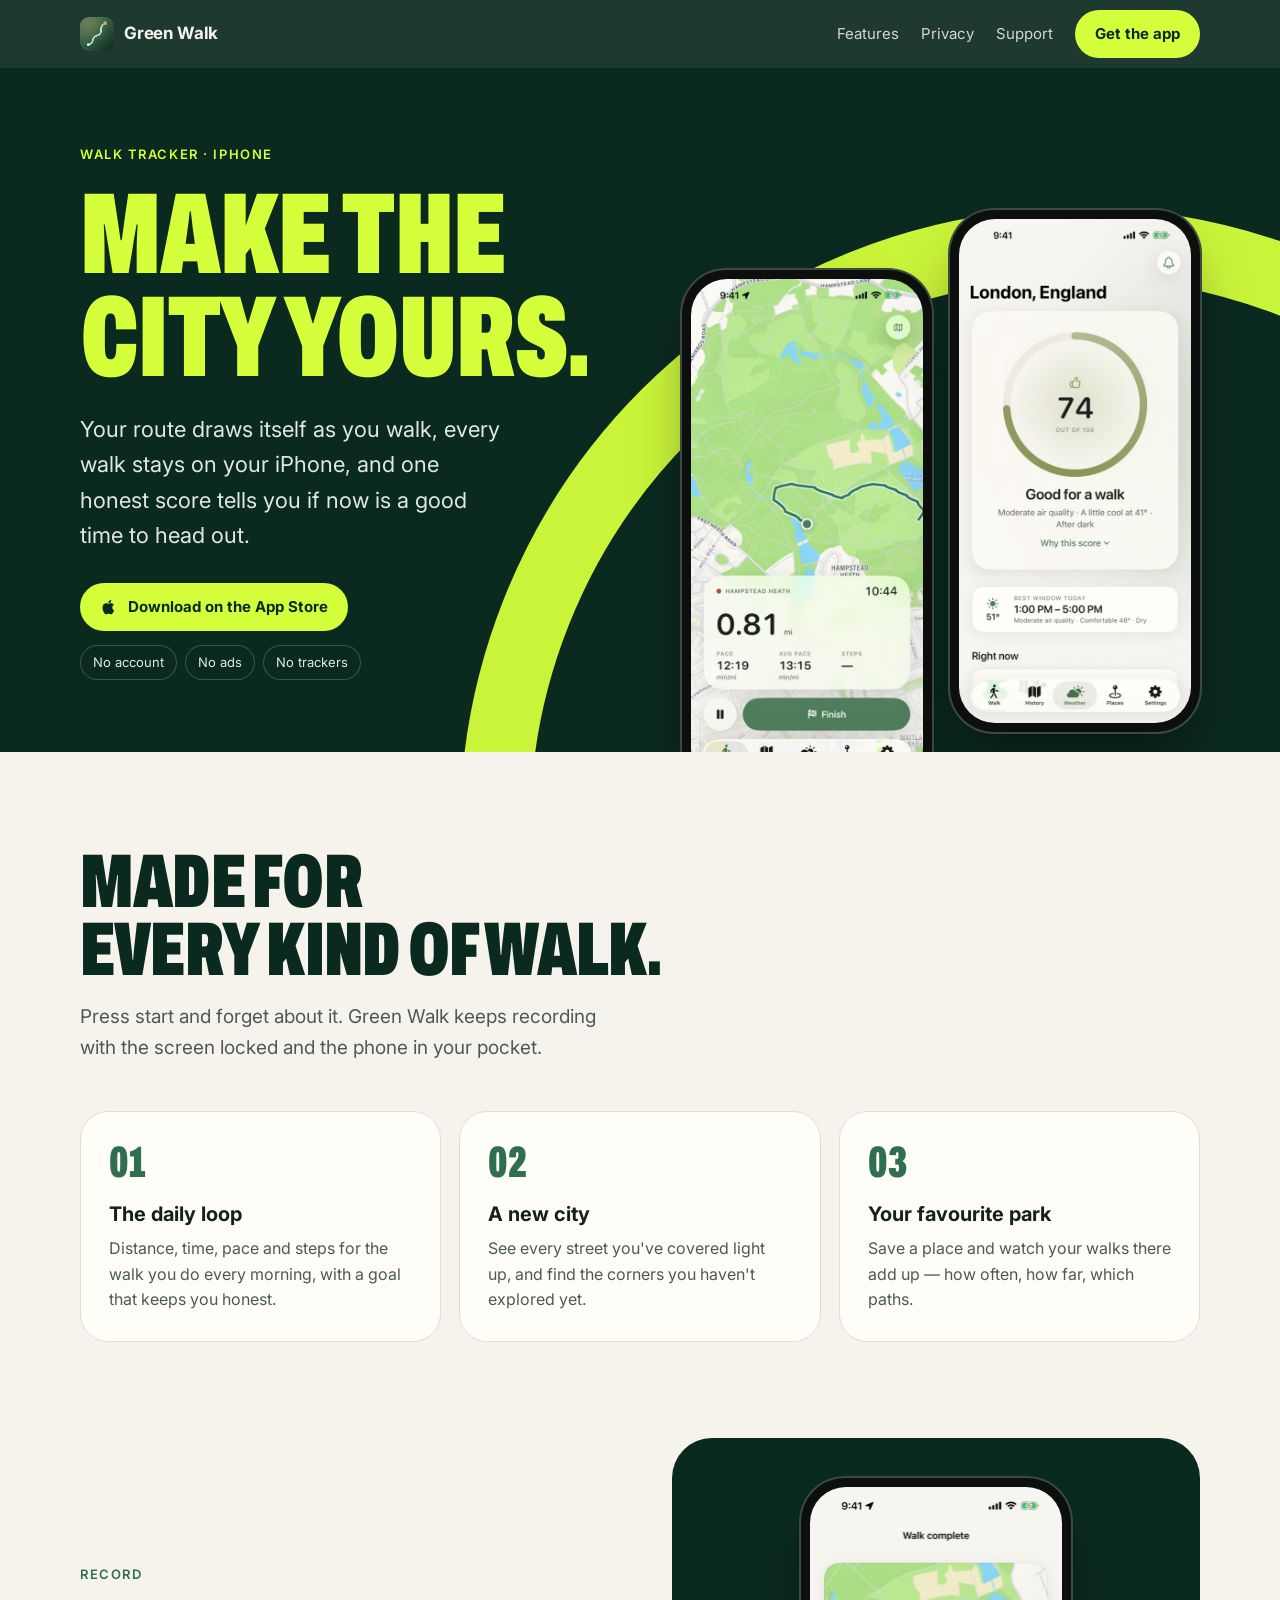
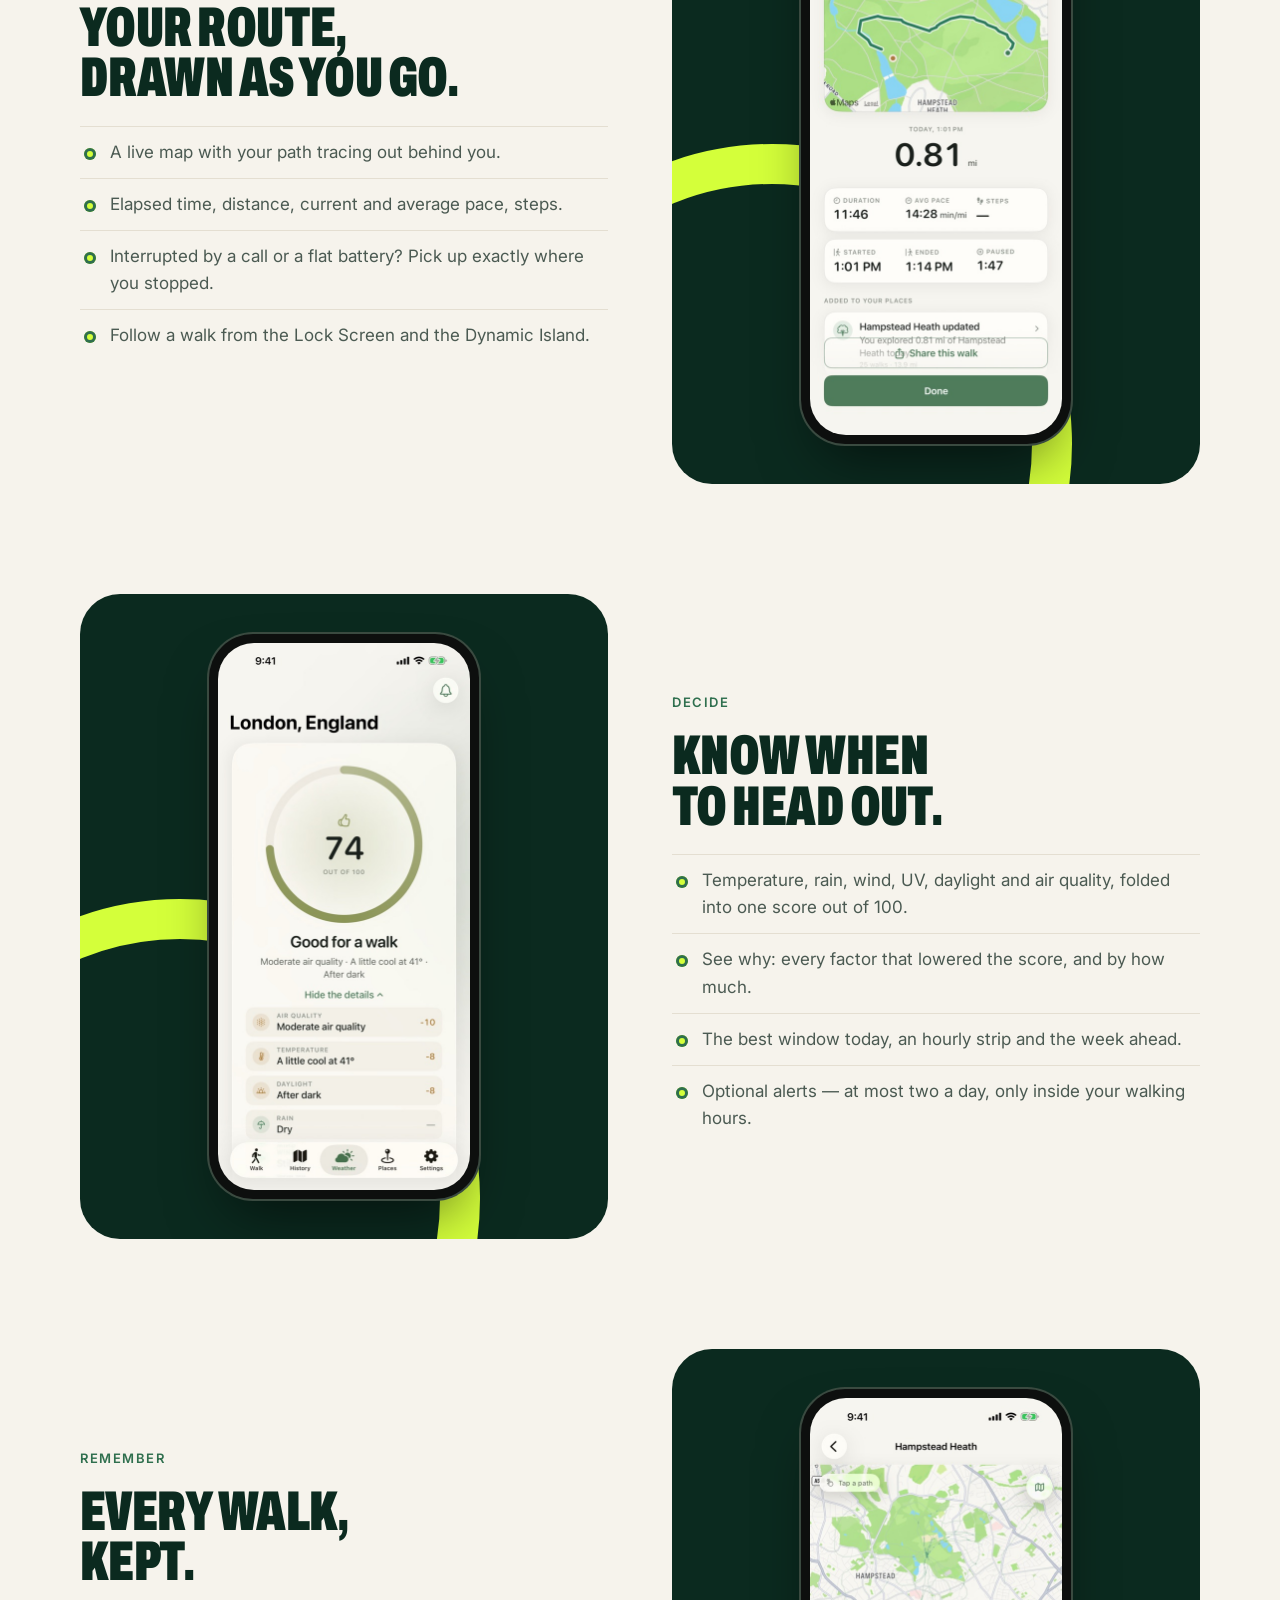
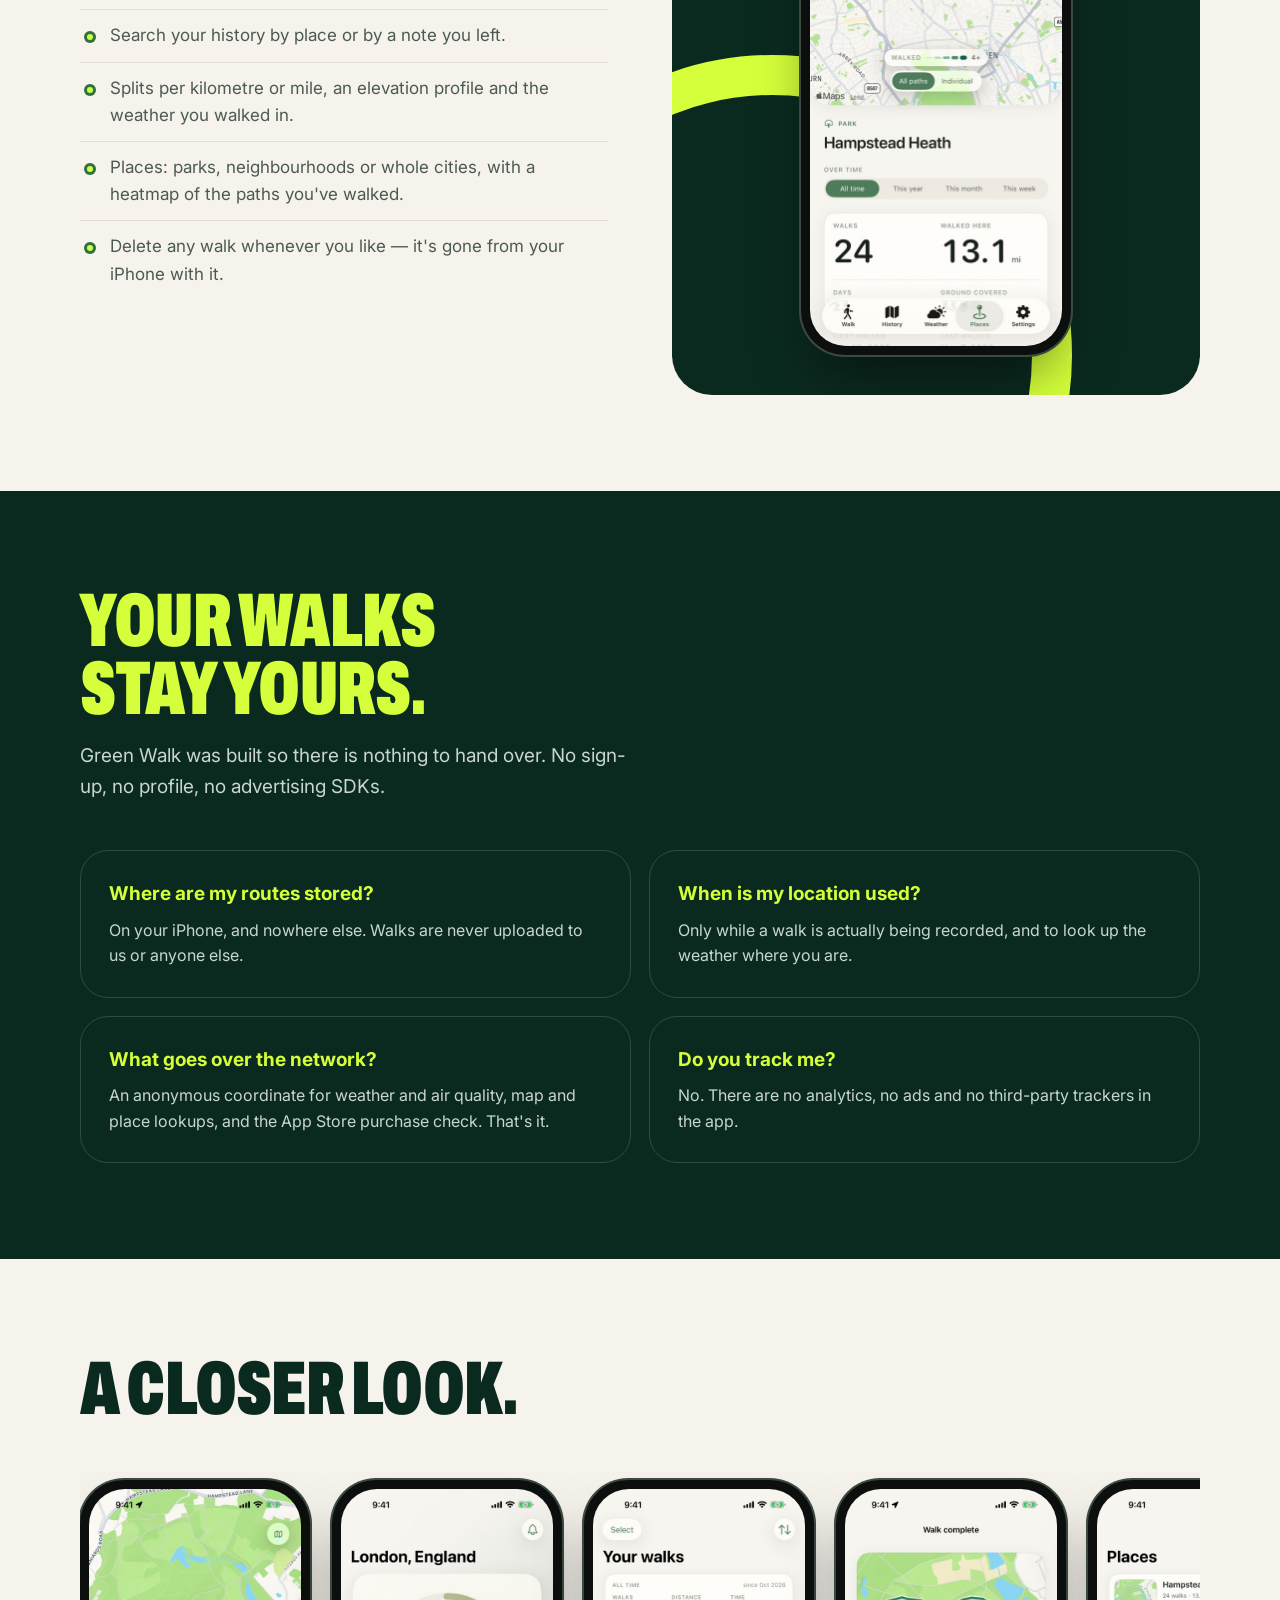
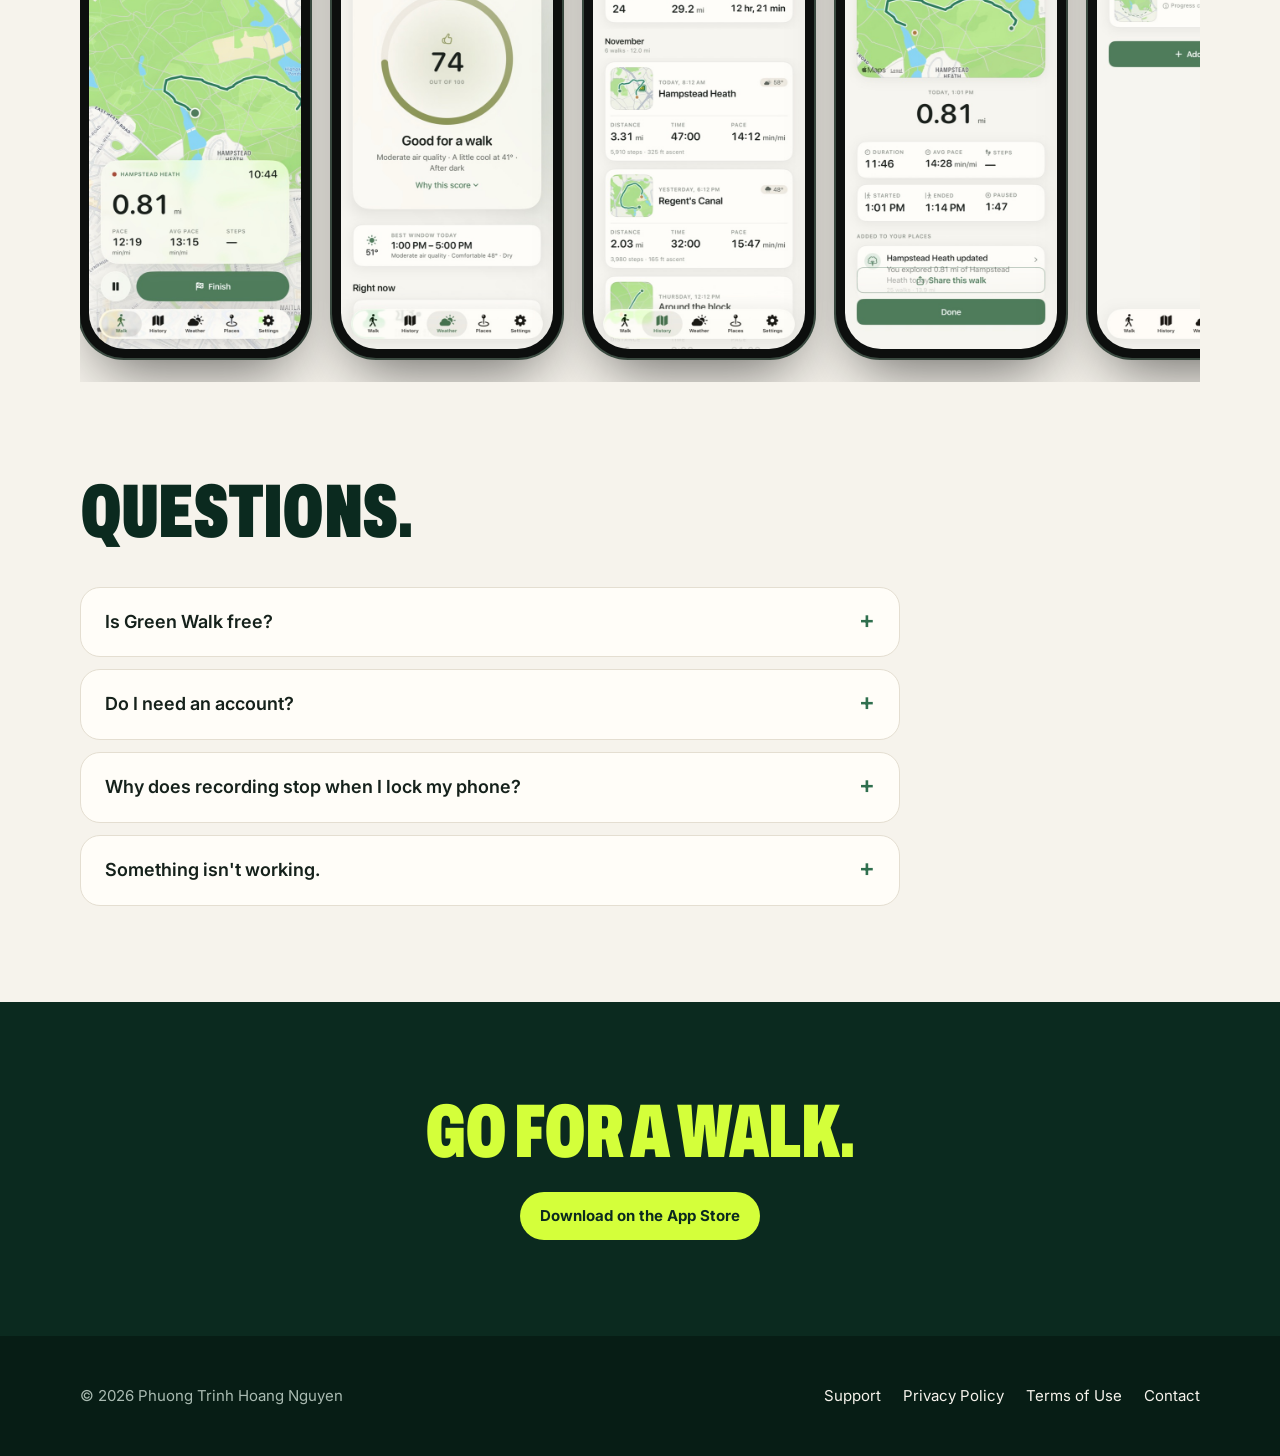
<file: index.html>
<!doctype html>
<html lang="en">
<head>
  <meta charset="utf-8">
  <meta name="viewport" content="width=device-width, initial-scale=1">
  <title>Green Walk — Walk tracker &amp; outdoor score</title>
  <meta name="description" content="Green Walk draws your route as you walk, keeps every walk on your iPhone, and tells you honestly whether the next hour is a good time to head out. No account, no ads, no trackers.">
  <link rel="icon" href="favicon.png">
  <link rel="apple-touch-icon" href="assets/img/icon.png">
  <meta property="og:title" content="Green Walk — Walk tracker & outdoor score">
  <meta property="og:description" content="Your route, drawn as you walk. An honest score for the next hour outside.">
  <meta property="og:image" content="assets/img/02-weather-score.jpg">
  <link rel="preconnect" href="https://fonts.googleapis.com">
  <link rel="preconnect" href="https://fonts.gstatic.com" crossorigin>
  <link href="https://fonts.googleapis.com/css2?family=Archivo:wdth,wght@62..125,400..900&family=Inter:wght@400;500;600;700&display=swap" rel="stylesheet">
  <link rel="stylesheet" href="assets/style.css">
</head>
<body>
  <header class="site-header">
    <div class="wrap">
      <a class="brand" href="./"><img src="assets/img/icon.png" alt="">Green Walk</a>
      <nav class="nav">
        <a href="#features">Features</a>
        <a href="#privacy">Privacy</a>
        <a href="support/">Support</a>
        <a class="btn" href="https://apps.apple.com/app/id6810721220">Get the app</a>
      </nav>
    </div>
  </header>

  <main>
    <section class="hero" style="padding:0">
      <div class="wrap">
        <div>
          <span class="eyebrow">Walk tracker · iPhone</span>
          <h1>Make the<br>city yours.</h1>
          <p class="lede">Your route draws itself as you walk, every walk stays on your iPhone, and one honest score tells you if now is a good time to head out.</p>
          <div class="cta">
            <a class="btn" href="https://apps.apple.com/app/id6810721220">
              <svg viewBox="0 0 24 24" fill="currentColor" aria-hidden="true"><path d="M16.4 12.6c0-2.4 2-3.6 2.1-3.7-1.1-1.7-2.9-1.9-3.5-1.9-1.5-.2-2.9.9-3.7.9-.8 0-1.9-.9-3.2-.8-1.6 0-3.1 1-4 2.4-1.7 3-.4 7.4 1.2 9.8.8 1.2 1.8 2.5 3 2.4 1.2 0 1.7-.8 3.1-.8 1.5 0 1.9.8 3.2.8 1.3 0 2.2-1.2 3-2.4.9-1.4 1.3-2.7 1.3-2.8-.1 0-2.5-1-2.5-3.9zM14 5.5c.7-.8 1.1-1.9 1-3-1 0-2.1.7-2.8 1.5-.6.7-1.2 1.8-1 2.9 1 .1 2.1-.6 2.8-1.4z"/></svg>
              Download on the App Store
            </a>
            <div class="pills"><span class="pill">No account</span><span class="pill">No ads</span><span class="pill">No trackers</span></div>
          </div>
        </div>
        <div class="hero-phones">
          <div class="phone"><img src="assets/img/01-walk-live.jpg" alt="A walk being recorded across Hampstead Heath, with distance and pace"></div>
          <div class="phone"><img src="assets/img/02-weather-score.jpg" alt="Outdoor walking score of 74 out of 100, good for a walk"></div>
        </div>
      </div>
    </section>

    <section>
      <div class="wrap">
        <h2>Made for<br>every kind of walk.</h2>
        <p class="section-lede">Press start and forget about it. Green Walk keeps recording with the screen locked and the phone in your pocket.</p>
        <div class="tiles">
          <div class="tile"><div class="num">01</div><h3>The daily loop</h3><p>Distance, time, pace and steps for the walk you do every morning, with a goal that keeps you honest.</p></div>
          <div class="tile"><div class="num">02</div><h3>A new city</h3><p>See every street you've covered light up, and find the corners you haven't explored yet.</p></div>
          <div class="tile"><div class="num">03</div><h3>Your favourite park</h3><p>Save a place and watch your walks there add up — how often, how far, which paths.</p></div>
        </div>
      </div>
    </section>

    <section id="features" style="padding-top:0">
      <div class="wrap">
        <div class="feature">
          <div>
            <span class="eyebrow" style="color:var(--green)">Record</span>
            <h3 class="display">Your route,<br>drawn as you go.</h3>
            <ul>
              <li>A live map with your path tracing out behind you.</li>
              <li>Elapsed time, distance, current and average pace, steps.</li>
              <li>Interrupted by a call or a flat battery? Pick up exactly where you stopped.</li>
              <li>Follow a walk from the Lock Screen and the Dynamic Island.</li>
            </ul>
          </div>
          <div class="feature-media"><div class="phone"><img src="assets/img/10-walk-summary.jpg" alt="Summary of a finished walk"></div></div>
        </div>

        <div class="feature flip">
          <div>
            <span class="eyebrow" style="color:var(--green)">Decide</span>
            <h3 class="display">Know when<br>to head out.</h3>
            <ul>
              <li>Temperature, rain, wind, UV, daylight and air quality, folded into one score out of 100.</li>
              <li>See why: every factor that lowered the score, and by how much.</li>
              <li>The best window today, an hourly strip and the week ahead.</li>
              <li>Optional alerts — at most two a day, only inside your walking hours.</li>
            </ul>
          </div>
          <div class="feature-media"><div class="phone"><img src="assets/img/06-weather-why.jpg" alt="Breakdown of the walking score by air quality, temperature, daylight and rain"></div></div>
        </div>

        <div class="feature">
          <div>
            <span class="eyebrow" style="color:var(--green)">Remember</span>
            <h3 class="display">Every walk,<br>kept.</h3>
            <ul>
              <li>Search your history by place or by a note you left.</li>
              <li>Splits per kilometre or mile, an elevation profile and the weather you walked in.</li>
              <li>Places: parks, neighbourhoods or whole cities, with a heatmap of the paths you've walked.</li>
              <li>Delete any walk whenever you like — it's gone from your iPhone with it.</li>
            </ul>
          </div>
          <div class="feature-media"><div class="phone"><img src="assets/img/03-places-heatmap.jpg" alt="Heatmap of walked paths in Hampstead Heath"></div></div>
        </div>
      </div>
    </section>

    <section id="privacy" class="dark">
      <div class="wrap">
        <h2>Your walks<br>stay yours.</h2>
        <p class="section-lede">Green Walk was built so there is nothing to hand over. No sign-up, no profile, no advertising SDKs.</p>
        <div class="qa">
          <div><h3>Where are my routes stored?</h3><p>On your iPhone, and nowhere else. Walks are never uploaded to us or anyone else.</p></div>
          <div><h3>When is my location used?</h3><p>Only while a walk is actually being recorded, and to look up the weather where you are.</p></div>
          <div><h3>What goes over the network?</h3><p>An anonymous coordinate for weather and air quality, map and place lookups, and the App Store purchase check. That's it.</p></div>
          <div><h3>Do you track me?</h3><p>No. There are no analytics, no ads and no third-party trackers in the app.</p></div>
        </div>
      </div>
    </section>

    <section>
      <div class="wrap">
        <h2>A closer look.</h2>
        <div class="strip">
          <div class="phone"><img src="assets/img/01-walk-live.jpg" alt="Live walk recording" loading="lazy"></div>
          <div class="phone"><img src="assets/img/02-weather-score.jpg" alt="Walking score" loading="lazy"></div>
          <div class="phone"><img src="assets/img/05-history.jpg" alt="Walk history" loading="lazy"></div>
          <div class="phone"><img src="assets/img/10-walk-summary.jpg" alt="Walk summary" loading="lazy"></div>
          <div class="phone"><img src="assets/img/12-places-list.jpg" alt="Saved places" loading="lazy"></div>
          <div class="phone"><img src="assets/img/03-places-heatmap.jpg" alt="Places heatmap" loading="lazy"></div>
        </div>
      </div>
    </section>

    <section style="padding-top:0">
      <div class="wrap">
        <h2>Questions.</h2>
        <div class="faq">
          <details><summary>Is Green Walk free?</summary><p>Yes. Recording, your recent history, the walking score and current conditions are free. Green Walk Plus unlocks your full history, 24-hour and 7-day forecasts, extra map styles and GPX export — as a weekly subscription or a one-time lifetime purchase. <a href="support/#plus">How Plus works</a>.</p></details>
          <details><summary>Do I need an account?</summary><p>No. There is nothing to sign up for. Open the app and press start.</p></details>
          <details><summary>Why does recording stop when I lock my phone?</summary><p>Allow location access <em>Always</em> for Green Walk in Settings → Privacy &amp; Security → Location Services. The app only uses it while a walk is in progress.</p></details>
          <details><summary>Something isn't working.</summary><p>We're happy to help — see the <a href="support/">support page</a> or email <a href="mailto:tonydigitalunicorn@gmail.com">tonydigitalunicorn@gmail.com</a>.</p></details>
        </div>
      </div>
    </section>

    <section class="dark cta-band">
      <div class="wrap">
        <h2>Go for a walk.</h2>
        <a class="btn" href="https://apps.apple.com/app/id6810721220">Download on the App Store</a>
      </div>
    </section>
  </main>

  <footer class="site-footer">
    <div class="wrap">
      <span>© 2026 Phuong Trinh Hoang Nguyen</span>
      <nav>
        <a href="support/">Support</a>
        <a href="https://green-walk-privacy.vercel.app">Privacy Policy</a>
        <a href="terms/">Terms of Use</a>
        <a href="mailto:tonydigitalunicorn@gmail.com">Contact</a>
      </nav>
    </div>
  </footer>
</body>
</html>
</file>
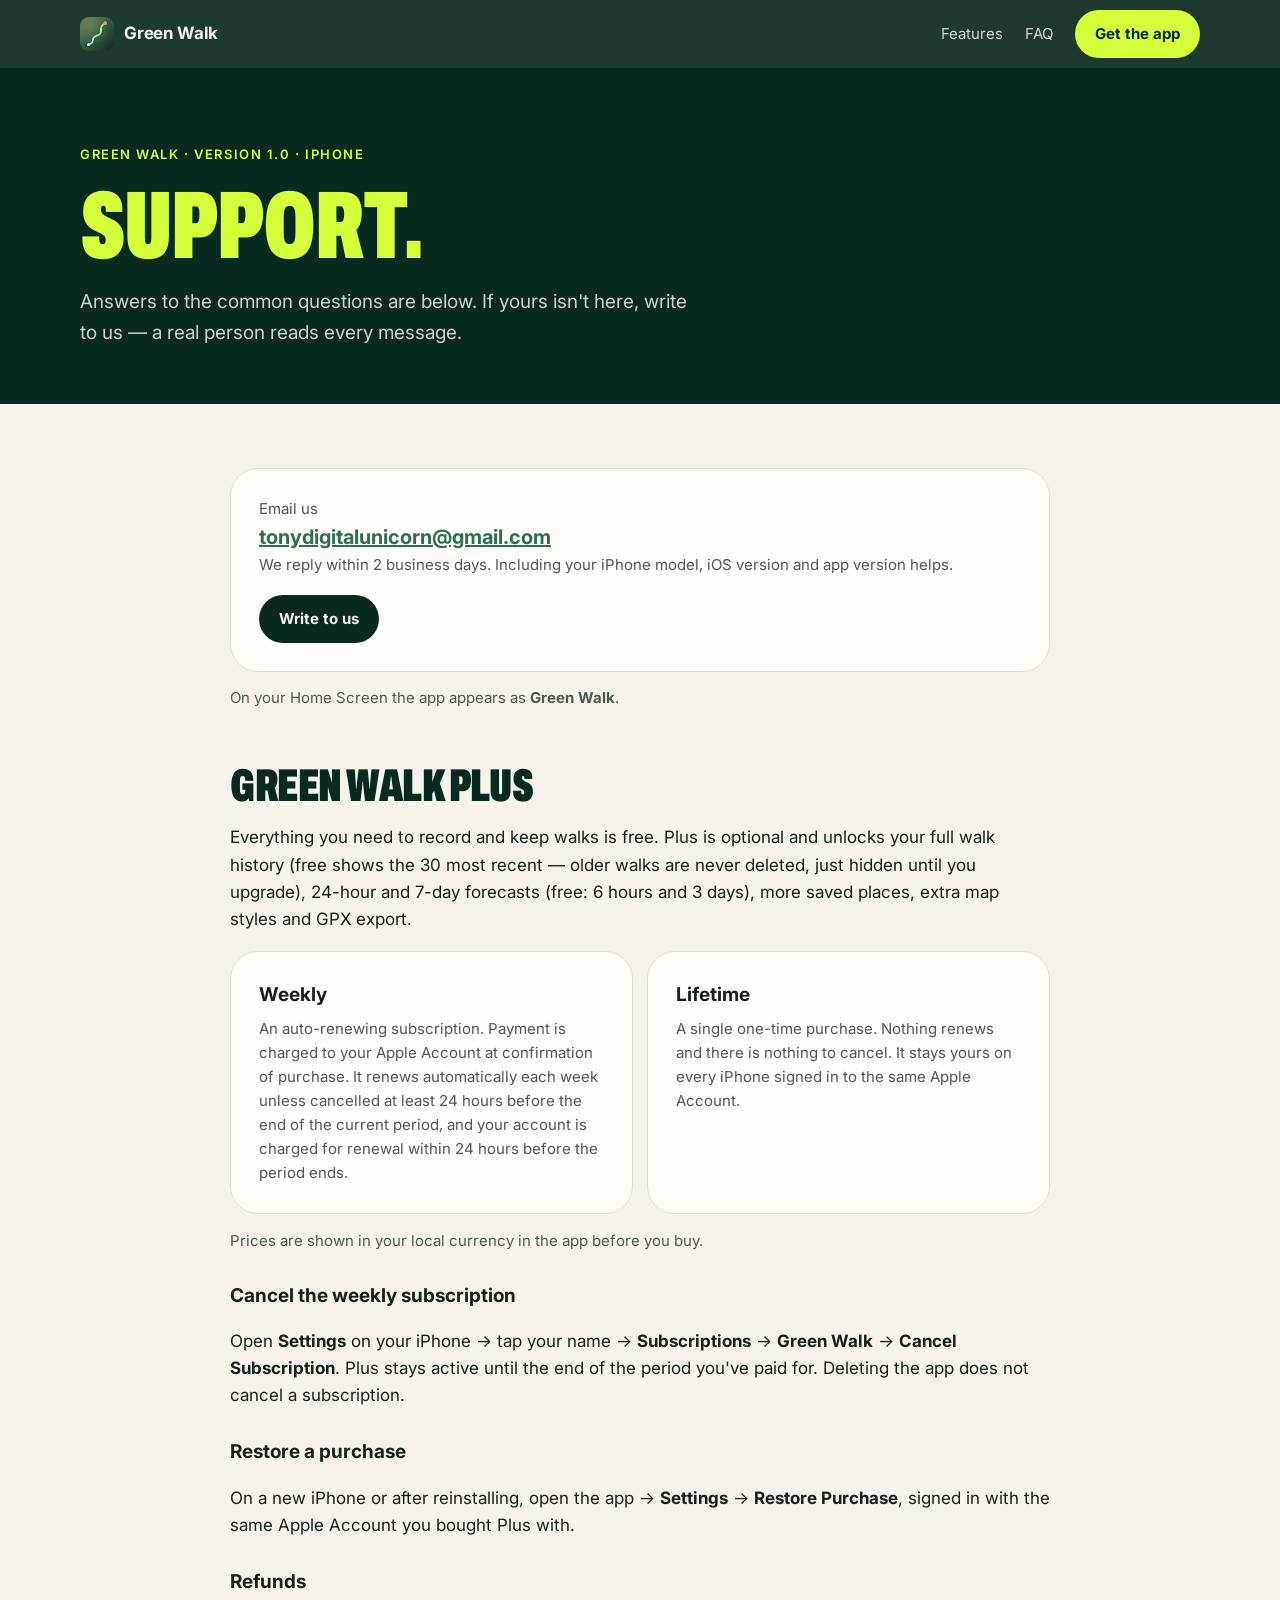
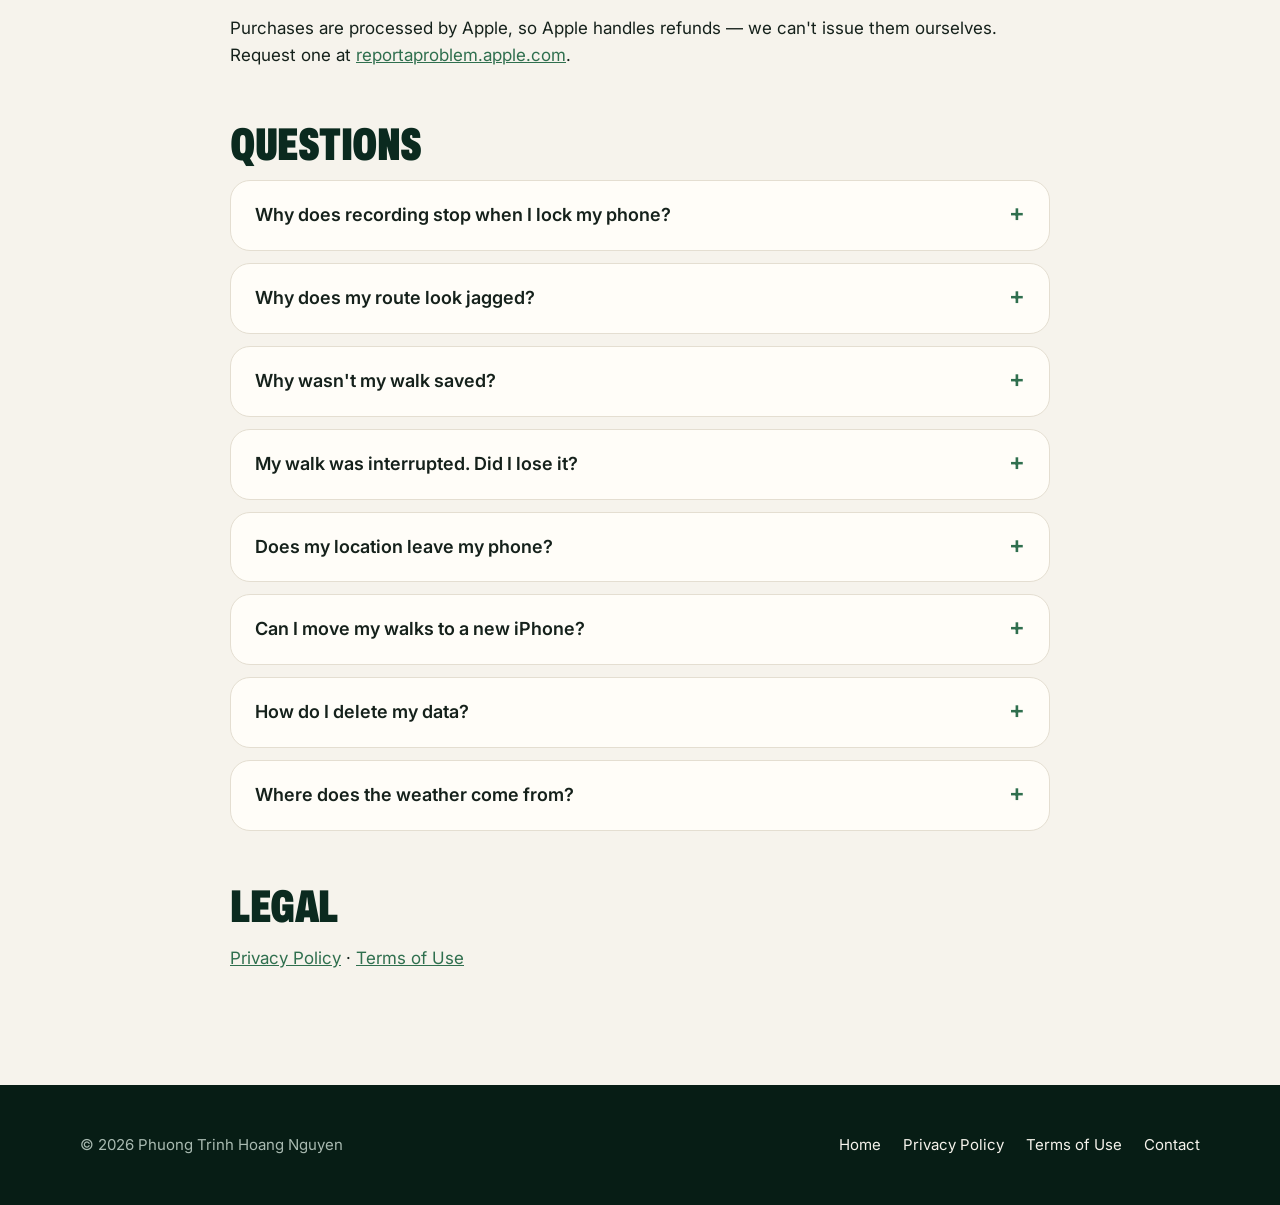
<file: support/index.html>
<!doctype html>
<html lang="en">
<head>
  <meta charset="utf-8">
  <meta name="viewport" content="width=device-width, initial-scale=1">
  <title>Green Walk Support</title>
  <meta name="description" content="Help with Green Walk: contact, Green Walk Plus, restoring purchases, refunds and common questions.">
  <link rel="icon" href="../favicon.png">
  <link rel="preconnect" href="https://fonts.googleapis.com">
  <link rel="preconnect" href="https://fonts.gstatic.com" crossorigin>
  <link href="https://fonts.googleapis.com/css2?family=Archivo:wdth,wght@62..125,400..900&family=Inter:wght@400;500;600;700&display=swap" rel="stylesheet">
  <link rel="stylesheet" href="../assets/style.css">
</head>
<body>
  <header class="site-header">
    <div class="wrap">
      <a class="brand" href="../"><img src="../assets/img/icon.png" alt="">Green Walk</a>
      <nav class="nav">
        <a href="../#features">Features</a>
        <a href="#faq">FAQ</a>
        <a class="btn" href="https://apps.apple.com/app/id6810721220">Get the app</a>
      </nav>
    </div>
  </header>

  <main>
    <div class="page-hero">
      <div class="wrap">
        <span class="eyebrow">Green Walk · version 1.0 · iPhone</span>
        <h1>Support.</h1>
        <p>Answers to the common questions are below. If yours isn't here, write to us — a real person reads every message.</p>
      </div>
    </div>

    <div class="doc">
      <div class="wrap">
        <div class="card contact">
          <div>
            <div class="muted">Email us</div>
            <strong><a href="mailto:tonydigitalunicorn@gmail.com?subject=Green%20Walk%20support">tonydigitalunicorn@gmail.com</a></strong>
            <div class="muted">We reply within 2 business days. Including your iPhone model, iOS version and app version helps.</div>
          </div>
          <a class="btn dark" href="mailto:tonydigitalunicorn@gmail.com?subject=Green%20Walk%20support">Write to us</a>
        </div>
        <p class="muted" style="margin-top:14px">On your Home Screen the app appears as <strong>Green Walk</strong>.</p>

        <h2 id="plus">Green Walk Plus</h2>
        <p>Everything you need to record and keep walks is free. Plus is optional and unlocks your full walk history (free shows the 30 most recent — older walks are never deleted, just hidden until you upgrade), 24-hour and 7-day forecasts (free: 6 hours and 3 days), more saved places, extra map styles and GPX export.</p>
        <div class="price">
          <div class="card">
            <h3>Weekly</h3>
            <p class="muted" style="margin:0">An auto-renewing subscription. Payment is charged to your Apple Account at confirmation of purchase. It renews automatically each week unless cancelled at least 24 hours before the end of the current period, and your account is charged for renewal within 24 hours before the period ends.</p>
          </div>
          <div class="card">
            <h3>Lifetime</h3>
            <p class="muted" style="margin:0">A single one-time purchase. Nothing renews and there is nothing to cancel. It stays yours on every iPhone signed in to the same Apple Account.</p>
          </div>
        </div>
        <p class="muted">Prices are shown in your local currency in the app before you buy.</p>

        <h3>Cancel the weekly subscription</h3>
        <p>Open <strong>Settings</strong> on your iPhone → tap your name → <strong>Subscriptions</strong> → <strong>Green Walk</strong> → <strong>Cancel Subscription</strong>. Plus stays active until the end of the period you've paid for. Deleting the app does not cancel a subscription.</p>

        <h3>Restore a purchase</h3>
        <p>On a new iPhone or after reinstalling, open the app → <strong>Settings</strong> → <strong>Restore Purchase</strong>, signed in with the same Apple Account you bought Plus with.</p>

        <h3>Refunds</h3>
        <p>Purchases are processed by Apple, so Apple handles refunds — we can't issue them ourselves. Request one at <a href="https://reportaproblem.apple.com">reportaproblem.apple.com</a>.</p>

        <h2 id="faq">Questions</h2>
        <details><summary>Why does recording stop when I lock my phone?</summary><p>Green Walk needs location access set to <em>Always</em> to keep recording in your pocket: Settings → Privacy &amp; Security → Location Services → Green Walk → Always. It is only used while a walk is in progress.</p></details>
        <details><summary>Why does my route look jagged?</summary><p>GPS is less accurate between tall buildings, under trees and indoors. The live screen shows the current signal quality so you know when to expect it. Routes are usually smoother in open areas.</p></details>
        <details><summary>Why wasn't my walk saved?</summary><p>Very short walks — a few seconds or a few metres — aren't kept, so an accidental tap on Start doesn't fill up your history.</p></details>
        <details><summary>My walk was interrupted. Did I lose it?</summary><p>No. If a call, a flat battery or a force quit stops a walk, Green Walk offers to carry on from where it stopped, or to save what it recorded, the next time you open it.</p></details>
        <details><summary>Does my location leave my phone?</summary><p>Your routes never do — they're stored only on your iPhone. To show the weather, air quality and places, the app sends a coordinate (with no identity attached) to the services that answer those questions. There's no account, no analytics and no advertising. See the <a href="https://green-walk-privacy.vercel.app">Privacy Policy</a>.</p></details>
        <details><summary>Can I move my walks to a new iPhone?</summary><p>Not in version 1.0 — walks stay on the iPhone that recorded them. With Plus you can export any walk as a GPX file to keep a copy. Your Plus purchase itself moves with you via Restore Purchase.</p></details>
        <details><summary>How do I delete my data?</summary><p>Delete any walk from its detail screen, or delete the app to remove everything. We hold no copy, so there is nothing to ask us to erase.</p></details>
        <details><summary>Where does the weather come from?</summary><p>Forecasts and air quality come from <a href="https://open-meteo.com">Open-Meteo</a>. Map data © Apple Maps and © <a href="https://www.openstreetmap.org/copyright">OpenStreetMap</a> contributors.</p></details>

        <h2>Legal</h2>
        <p><a href="https://green-walk-privacy.vercel.app">Privacy Policy</a> · <a href="../terms/">Terms of Use</a></p>
      </div>
    </div>
  </main>

  <footer class="site-footer">
    <div class="wrap">
      <span>© 2026 Phuong Trinh Hoang Nguyen</span>
      <nav>
        <a href="../">Home</a>
        <a href="https://green-walk-privacy.vercel.app">Privacy Policy</a>
        <a href="../terms/">Terms of Use</a>
        <a href="mailto:tonydigitalunicorn@gmail.com">Contact</a>
      </nav>
    </div>
  </footer>
</body>
</html>
</file>
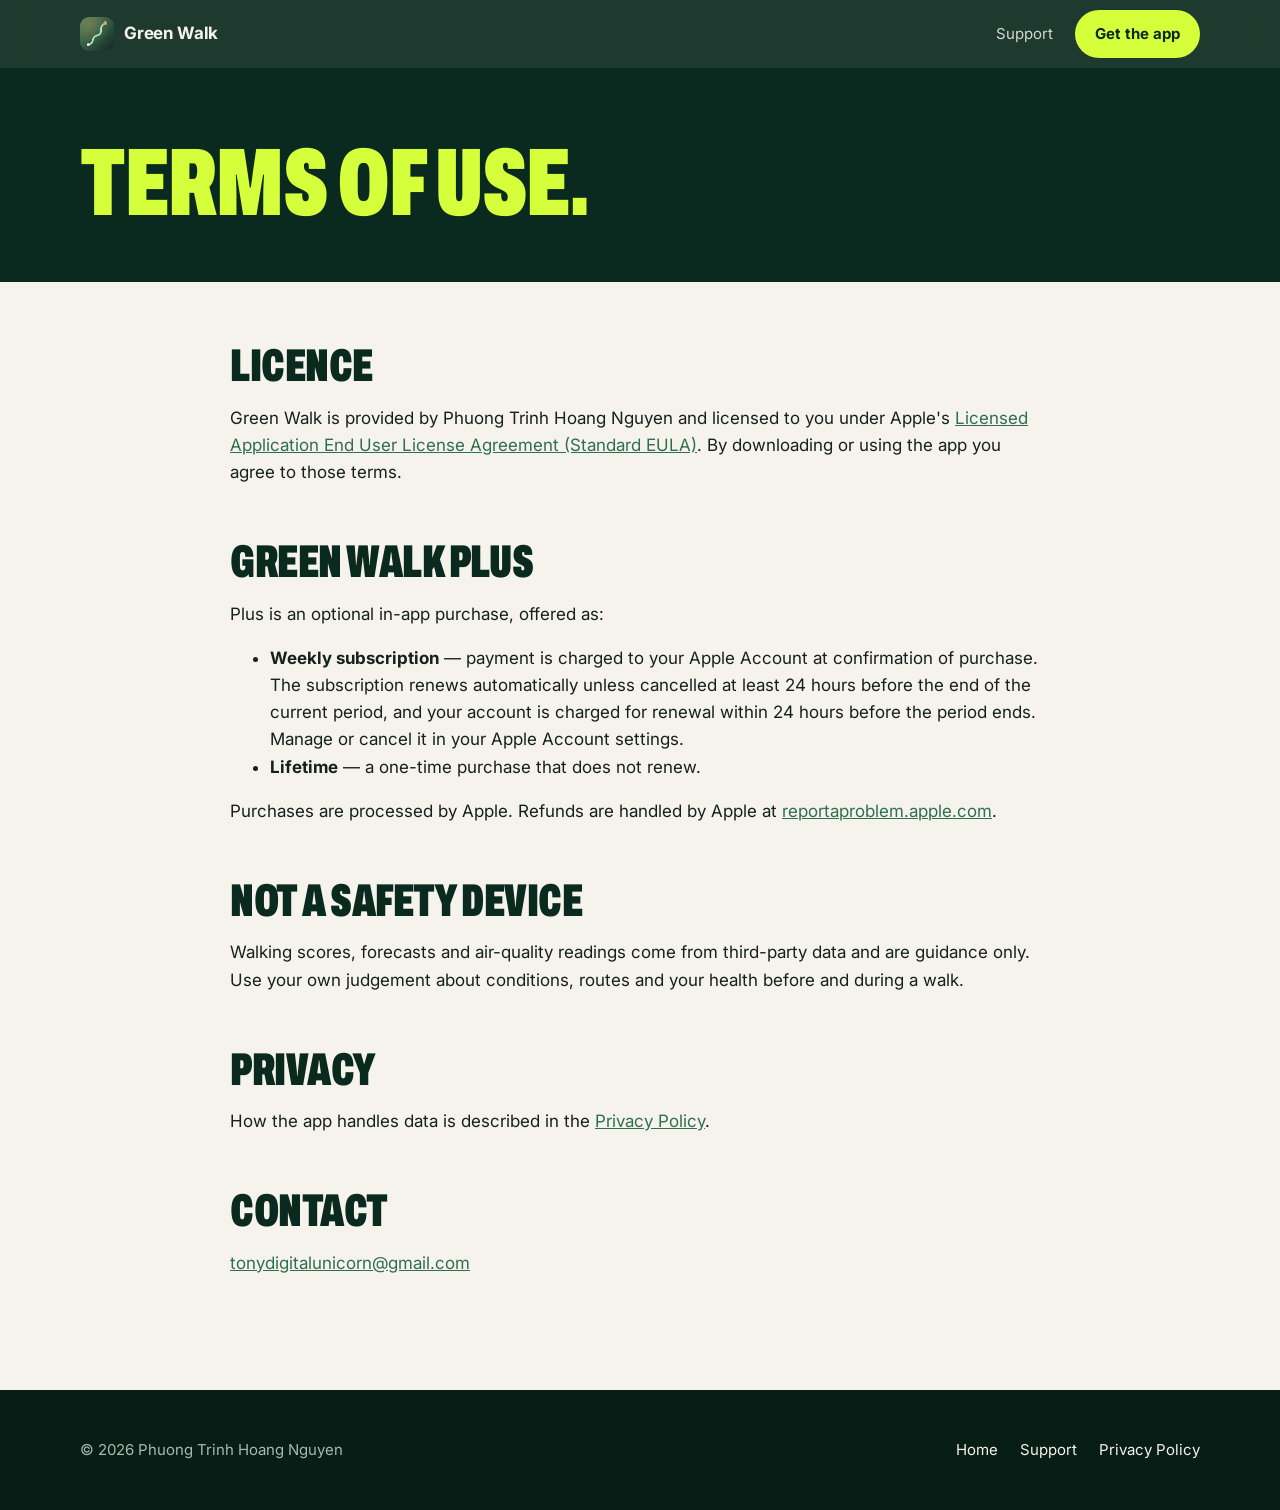
<file: terms/index.html>
<!doctype html>
<html lang="en">
<head>
  <meta charset="utf-8">
  <meta name="viewport" content="width=device-width, initial-scale=1">
  <title>Green Walk Terms</title>
  <meta name="description" content="Terms of Use for Green Walk.">
  <link rel="icon" href="../favicon.png">
  <link rel="preconnect" href="https://fonts.googleapis.com">
  <link rel="preconnect" href="https://fonts.gstatic.com" crossorigin>
  <link href="https://fonts.googleapis.com/css2?family=Archivo:wdth,wght@62..125,400..900&family=Inter:wght@400;500;600;700&display=swap" rel="stylesheet">
  <link rel="stylesheet" href="../assets/style.css">
</head>
<body>
  <header class="site-header">
    <div class="wrap">
      <a class="brand" href="../"><img src="../assets/img/icon.png" alt="">Green Walk</a>
      <nav class="nav">
        <a href="../support/">Support</a>
        <a class="btn" href="https://apps.apple.com/app/id6810721220">Get the app</a>
      </nav>
    </div>
  </header>

  <main>
    <div class="page-hero">
      <div class="wrap">
        <h1>Terms of Use.</h1>
      </div>
    </div>

    <div class="doc">
      <div class="wrap">
        <h2>Licence</h2>
        <p>Green Walk is provided by Phuong Trinh Hoang Nguyen and licensed to you under Apple's <a href="https://www.apple.com/legal/internet-services/itunes/dev/stdeula/">Licensed Application End User License Agreement (Standard EULA)</a>. By downloading or using the app you agree to those terms.</p>

        <h2>Green Walk Plus</h2>
        <p>Plus is an optional in-app purchase, offered as:</p>
        <ul>
          <li><strong>Weekly subscription</strong> — payment is charged to your Apple Account at confirmation of purchase. The subscription renews automatically unless cancelled at least 24 hours before the end of the current period, and your account is charged for renewal within 24 hours before the period ends. Manage or cancel it in your Apple Account settings.</li>
          <li><strong>Lifetime</strong> — a one-time purchase that does not renew.</li>
        </ul>
        <p>Purchases are processed by Apple. Refunds are handled by Apple at <a href="https://reportaproblem.apple.com">reportaproblem.apple.com</a>.</p>

        <h2>Not a safety device</h2>
        <p>Walking scores, forecasts and air-quality readings come from third-party data and are guidance only. Use your own judgement about conditions, routes and your health before and during a walk.</p>

        <h2>Privacy</h2>
        <p>How the app handles data is described in the <a href="https://green-walk-privacy.vercel.app">Privacy Policy</a>.</p>

        <h2>Contact</h2>
        <p><a href="mailto:tonydigitalunicorn@gmail.com">tonydigitalunicorn@gmail.com</a></p>
      </div>
    </div>
  </main>

  <footer class="site-footer">
    <div class="wrap">
      <span>© 2026 Phuong Trinh Hoang Nguyen</span>
      <nav>
        <a href="../">Home</a>
        <a href="../support/">Support</a>
        <a href="https://green-walk-privacy.vercel.app">Privacy Policy</a>
      </nav>
    </div>
  </footer>
</body>
</html>
</file>
<file: assets/style.css>
:root {
  --forest: #0b2a1f;
  --forest-2: #12382a;
  --lime: #d4ff3a;
  --cream: #f6f3ec;
  --paper: #fffdf8;
  --ink: #15211b;
  --ink-2: #4b5a52;
  --green: #2f6f4e;
  --line: #e4ded1;
  --radius: 28px;
  --max: 1120px;
  --display: "Archivo", system-ui, sans-serif;
  --body: "Inter", system-ui, -apple-system, sans-serif;
}

* { box-sizing: border-box; }
html { scroll-behavior: smooth; }
body {
  margin: 0;
  background: var(--cream);
  color: var(--ink);
  font: 400 17px/1.6 var(--body);
  -webkit-font-smoothing: antialiased;
}
img { max-width: 100%; display: block; }
a { color: var(--green); }
.wrap { width: min(var(--max), 100% - 32px); margin-inline: auto; }

/* ── Header ─────────────────────────────────────────── */
.site-header {
  position: sticky; top: 0; z-index: 10;
  background: color-mix(in srgb, var(--forest) 92%, transparent);
  backdrop-filter: blur(12px);
  color: var(--cream);
}
.site-header .wrap { display: flex; align-items: center; gap: 24px; height: 68px; }
.brand { display: flex; align-items: center; gap: 10px; color: inherit; text-decoration: none; font-weight: 700; letter-spacing: -.01em; }
.brand img { width: 34px; height: 34px; border-radius: 9px; }
.nav { margin-left: auto; display: flex; align-items: center; gap: 22px; }
.nav a { color: var(--cream); text-decoration: none; font-size: 15px; opacity: .85; }
.nav a:hover { opacity: 1; }
.btn {
  display: inline-flex; align-items: center; gap: 10px;
  background: var(--lime); color: var(--forest) !important; opacity: 1 !important;
  font-weight: 700; text-decoration: none; border-radius: 999px;
  padding: 12px 20px; font-size: 15px; transition: transform .15s ease;
}
.btn:hover { transform: translateY(-1px); }
.btn svg { width: 18px; height: 18px; }
.btn.dark { background: var(--forest); color: var(--cream) !important; }

/* ── Hero ───────────────────────────────────────────── */
.hero { background: var(--forest); color: var(--cream); overflow: hidden; position: relative; }
.hero::before {
  content: ""; position: absolute; width: 1100px; height: 1100px; right: -420px; top: 140px;
  border: 70px solid var(--lime); border-radius: 50%; opacity: .95;
}
.hero .wrap { position: relative; display: grid; grid-template-columns: 1.1fr .9fr; gap: 40px; align-items: end; padding-top: 72px; }
.eyebrow { display: inline-block; font-size: 13px; font-weight: 600; letter-spacing: .12em; text-transform: uppercase; color: var(--lime); margin-bottom: 18px; }
h1, h2, .display {
  font-family: var(--display); font-stretch: 62%; font-weight: 900;
  text-transform: uppercase; line-height: .9; letter-spacing: -.01em; margin: 0;
}
h1 { font-size: clamp(56px, 9vw, 116px); color: var(--lime); }
.hero p.lede { font-size: clamp(18px, 2vw, 22px); max-width: 30ch; margin: 22px 0 30px; color: #dfe8e2; }
.hero .cta { display: flex; flex-wrap: wrap; gap: 14px; align-items: center; padding-bottom: 72px; }
.pills { display: flex; flex-wrap: wrap; gap: 8px; }
.pill { font-size: 13px; padding: 6px 12px; border-radius: 999px; border: 1px solid #ffffff33; color: #dfe8e2; background: var(--forest); }
.hero-phones { display: flex; justify-content: center; gap: 18px; transform: translateY(40px); }
.hero-phones .phone:nth-child(2) { transform: translateY(-60px); }

/* ── Phone frame ────────────────────────────────────── */
.phone {
  width: 250px; flex: none; border-radius: 44px; padding: 9px;
  background: #0d0f0e; box-shadow: 0 0 0 2px #3a4a40, 0 30px 60px -20px #0009;
}
.phone img { border-radius: 36px; aspect-ratio: 1320 / 2868; object-fit: cover; width: 100%; }

/* ── Sections ───────────────────────────────────────── */
section { padding: 96px 0; }
h2 { font-size: clamp(44px, 6vw, 76px); color: var(--forest); }
.section-lede { font-size: 19px; color: var(--ink-2); max-width: 46ch; margin: 18px 0 0; }

.tiles { display: grid; grid-template-columns: repeat(3, 1fr); gap: 18px; margin-top: 48px; }
.tile { background: var(--paper); border: 1px solid var(--line); border-radius: var(--radius); padding: 28px; }
.tile .num { font-family: var(--display); font-stretch: 62%; font-weight: 900; font-size: 44px; color: var(--green); line-height: 1; }
.tile h3 { margin: 14px 0 6px; font-size: 20px; }
.tile p { margin: 0; color: var(--ink-2); font-size: 16px; }

.feature { display: grid; grid-template-columns: 1fr 1fr; gap: 64px; align-items: center; }
.feature + .feature { margin-top: 110px; }
.feature.flip .feature-media { order: -1; }
.feature-media { display: flex; justify-content: center; padding: 40px 0; border-radius: 40px; background: var(--forest); position: relative; overflow: hidden; }
.feature-media::before { content: ""; position: absolute; width: 520px; height: 520px; border: 40px solid var(--lime); border-radius: 50%; left: -200px; bottom: -260px; }
.feature-media .phone { position: relative; width: 270px; }
.feature h3.display { font-size: clamp(36px, 4.5vw, 56px); color: var(--forest); }
.feature ul { padding: 0; margin: 22px 0 0; list-style: none; }
.feature li { padding: 12px 0 12px 30px; border-top: 1px solid var(--line); position: relative; color: var(--ink-2); }
.feature li::before { content: ""; position: absolute; left: 4px; top: 21px; width: 12px; height: 12px; border-radius: 50%; background: var(--lime); box-shadow: inset 0 0 0 3px var(--green); }

.dark { background: var(--forest); color: var(--cream); }
.dark h2 { color: var(--lime); }
.dark .section-lede { color: #c9d6cf; }
.qa { display: grid; grid-template-columns: repeat(2, 1fr); gap: 18px; margin-top: 48px; }
.qa div { border: 1px solid #ffffff26; border-radius: var(--radius); padding: 28px; }
.qa h3 { margin: 0 0 8px; font-size: 19px; color: var(--lime); }
.qa p { margin: 0; color: #c9d6cf; font-size: 16px; }

.strip { display: flex; gap: 22px; overflow-x: auto; padding: 8px 4px 24px; margin-top: 48px; scroll-snap-type: x mandatory; }
.strip .phone { width: 230px; scroll-snap-align: start; }

details { background: var(--paper); border: 1px solid var(--line); border-radius: 20px; padding: 20px 24px; }
details + details { margin-top: 12px; }
summary { cursor: pointer; font-weight: 600; font-size: 18px; list-style: none; display: flex; justify-content: space-between; gap: 16px; }
summary::-webkit-details-marker { display: none; }
summary::after { content: "+"; font-size: 24px; line-height: 1; color: var(--green); }
details[open] summary::after { content: "–"; }
details p, details ul { color: var(--ink-2); margin: 12px 0 0; }
.faq { margin-top: 40px; max-width: 820px; }

.cta-band { text-align: center; }
.cta-band h2 { margin-bottom: 26px; }

/* ── Doc pages (support / terms) ────────────────────── */
.page-hero { background: var(--forest); color: var(--cream); padding: 72px 0 56px; }
.page-hero h1 { font-size: clamp(52px, 8vw, 96px); }
.page-hero p { color: #c9d6cf; max-width: 52ch; font-size: 19px; margin: 18px 0 0; }
.doc { padding: 64px 0 96px; }
.doc .wrap { max-width: 820px; }
.doc h2 { font-size: clamp(34px, 4vw, 46px); margin: 56px 0 14px; }
.doc h2:first-child { margin-top: 0; }
.doc h3 { font-size: 19px; margin: 28px 0 6px; }
.card { background: var(--paper); border: 1px solid var(--line); border-radius: var(--radius); padding: 28px; }
.contact { display: flex; flex-wrap: wrap; align-items: center; justify-content: space-between; gap: 18px; }
.contact strong { font-size: 20px; }
.price { display: grid; grid-template-columns: repeat(2, 1fr); gap: 14px; margin-top: 18px; }
.price .card h3 { margin-top: 0; }
.muted { color: var(--ink-2); font-size: 15px; }

/* ── Footer ─────────────────────────────────────────── */
.site-footer { background: #071d15; color: #a9bab1; padding: 48px 0; font-size: 15px; }
.site-footer .wrap { display: flex; flex-wrap: wrap; gap: 24px; justify-content: space-between; align-items: center; }
.site-footer nav { display: flex; flex-wrap: wrap; gap: 22px; }
.site-footer a { color: var(--cream); text-decoration: none; }
.site-footer a:hover { color: var(--lime); }

/* ── Responsive ─────────────────────────────────────── */
@media (max-width: 900px) {
  .hero .wrap, .feature { grid-template-columns: 1fr; }
  .feature.flip .feature-media { order: 0; }
  .hero-phones { transform: none; padding-bottom: 48px; }
  .hero .cta { padding-bottom: 24px; }
  .tiles, .qa, .price { grid-template-columns: 1fr; }
  section { padding: 72px 0; }
}
@media (max-width: 640px) {
  .nav a:not(.btn) { display: none; }
  .hero-phones .phone { width: 46%; border-radius: 30px; padding: 6px; }
  .hero-phones .phone img { border-radius: 25px; }
  .hero-phones .phone:nth-child(2) { transform: translateY(-30px); }
  .feature-media .phone { width: 220px; }
  .hero::before { width: 700px; height: 700px; right: -420px; top: 320px; border-width: 46px; }
}
@media (prefers-reduced-motion: reduce) { html { scroll-behavior: auto; } .btn { transition: none; } }
</file>
